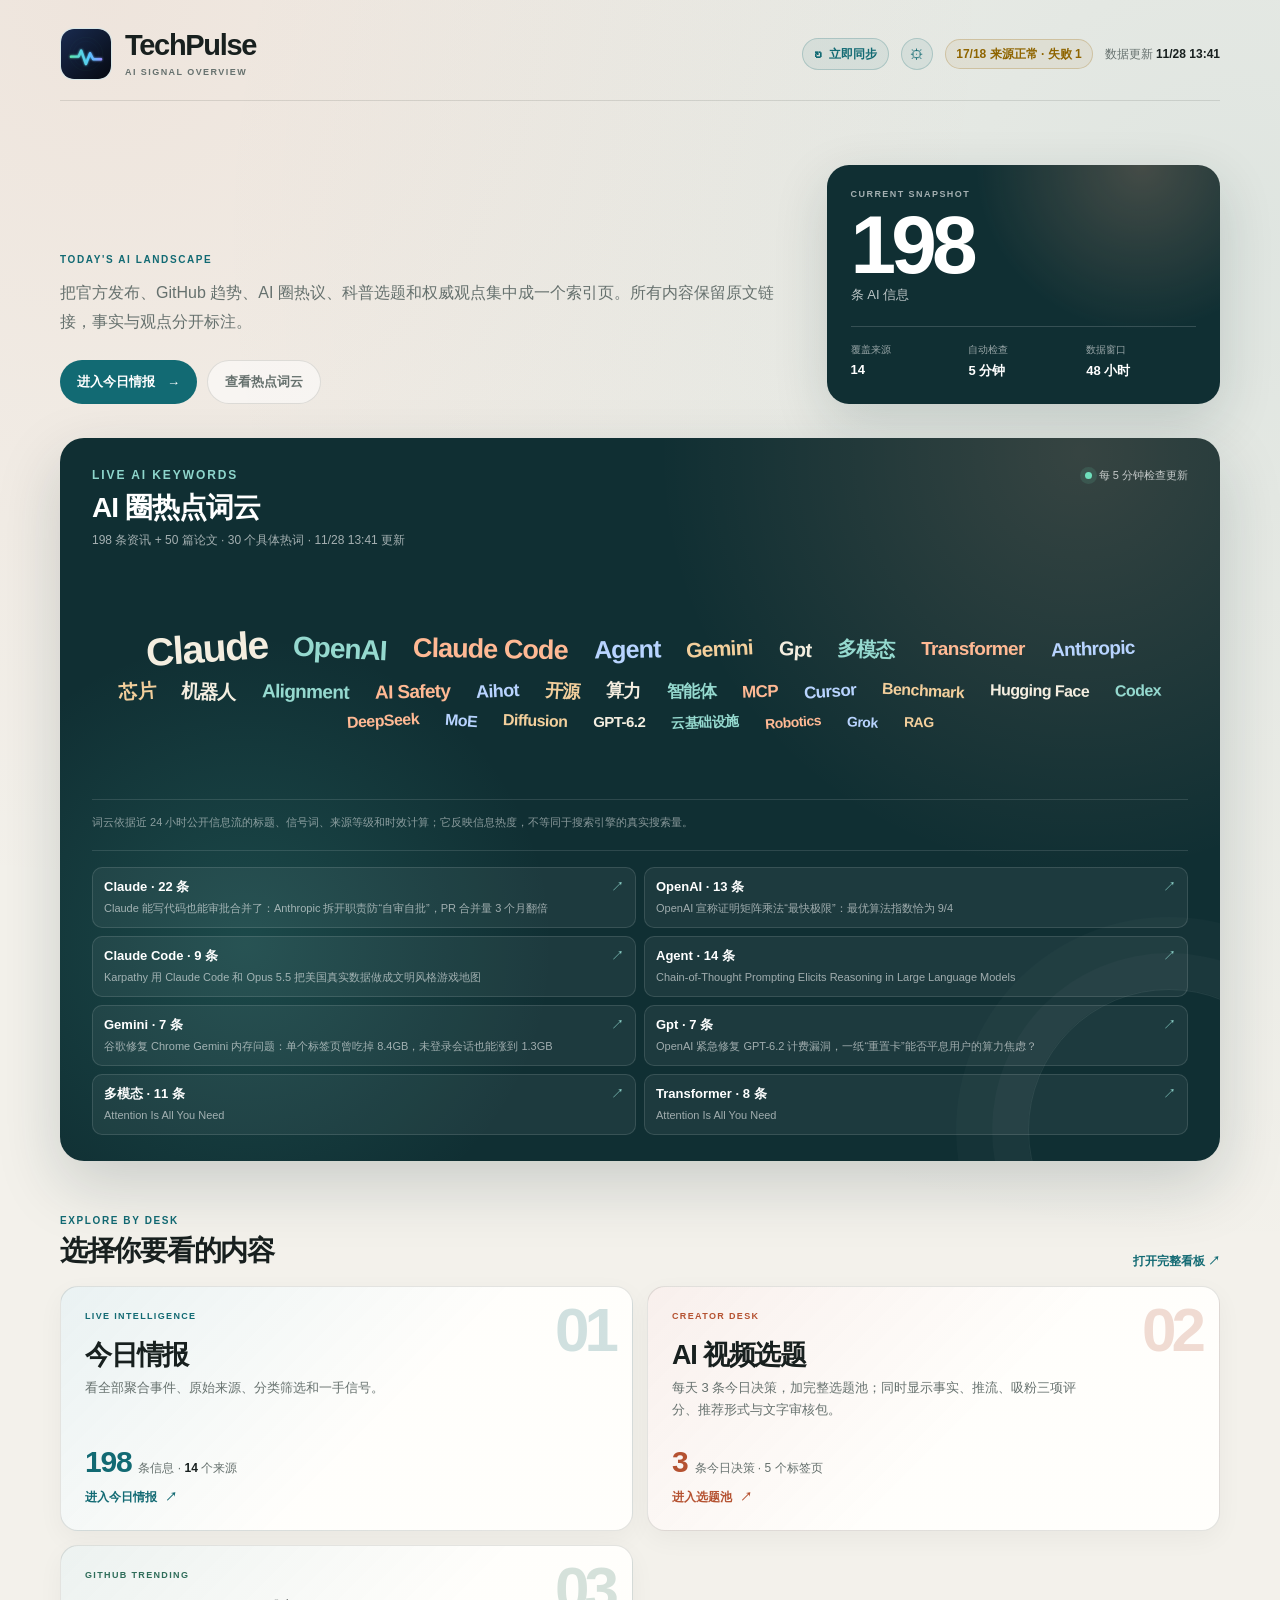
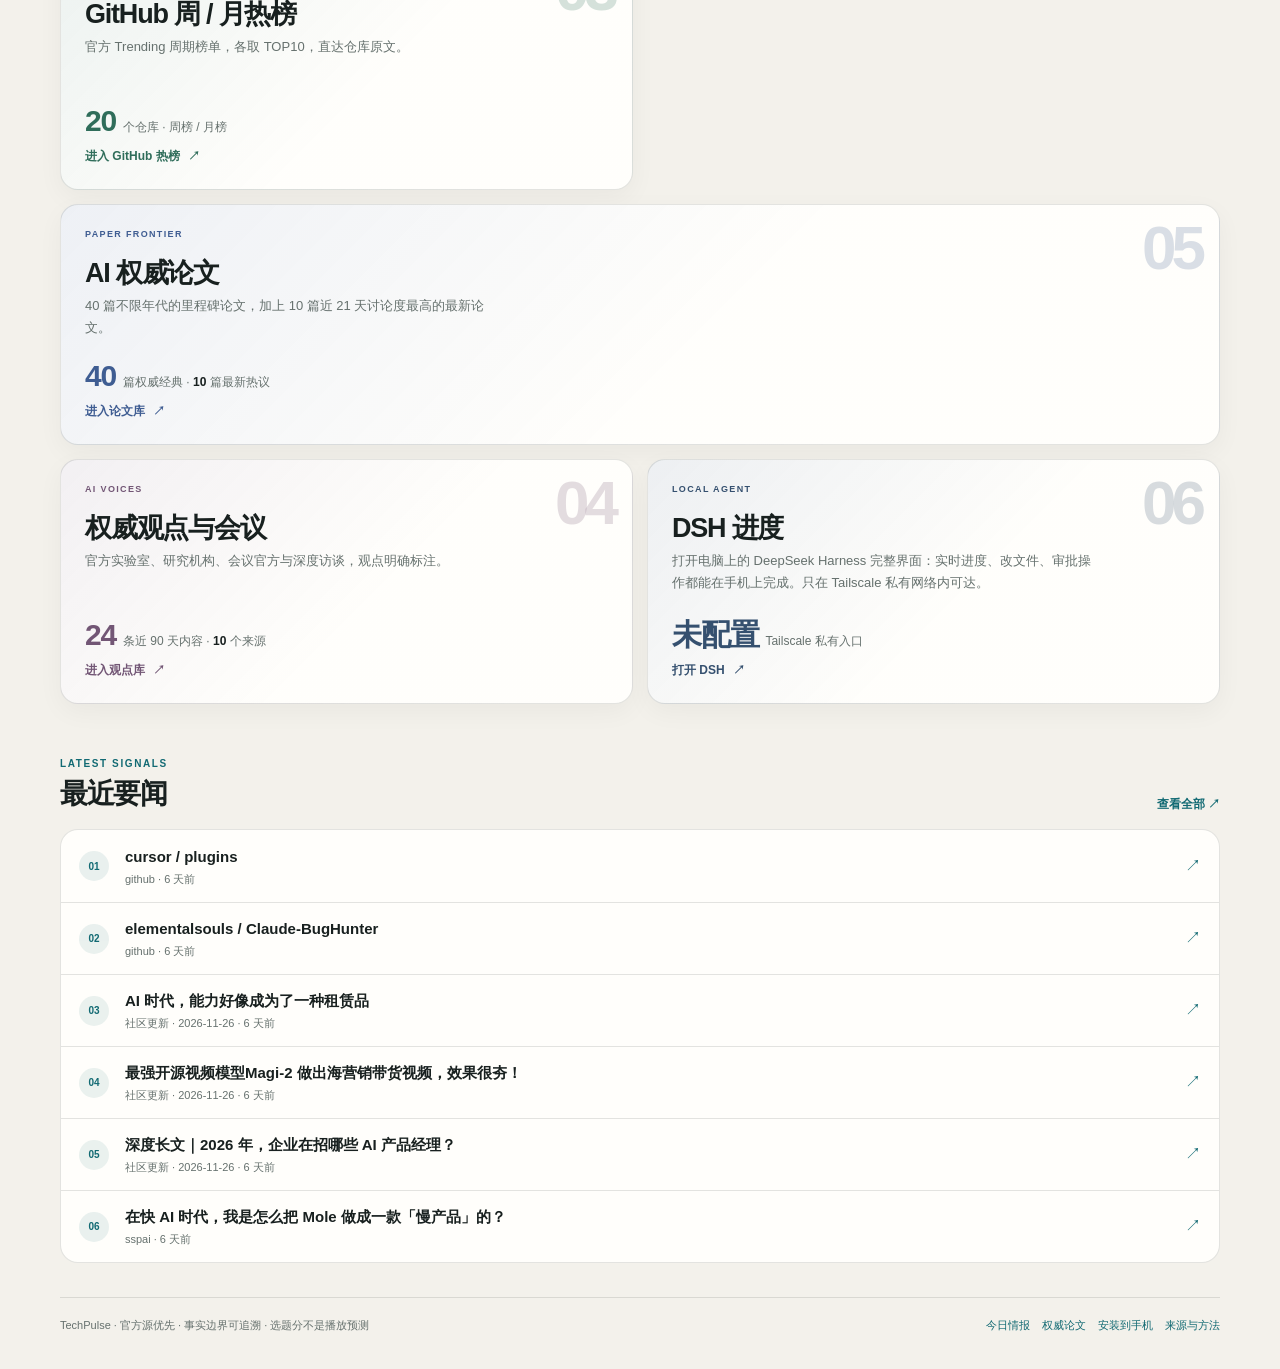
<file: index.html>
<!doctype html>
<html lang="zh-CN">
  <head>
    <meta charset="UTF-8" />
    <meta name="viewport" content="width=device-width, initial-scale=1.0" />
    <title>TechPulse｜AI 信息总览</title>
    <meta name="description" content="TechPulse AI 信息总览：实时热点词云、今日情报、AI 视频选题与抖音公开热榜、GitHub 周/月热榜及 AI 权威观点。" />
    <meta name="theme-color" content="#f4f2ec" />
    <meta name="mobile-web-app-capable" content="yes" />
    <meta name="apple-mobile-web-app-title" content="TechPulse" />
    <meta name="apple-mobile-web-app-capable" content="yes" />
    <meta name="apple-mobile-web-app-status-bar-style" content="default" />
    <link rel="icon" href="./assets/logo.svg" type="image/svg+xml" />
    <link rel="icon" href="./assets/icons/favicon-32.png" sizes="32x32" type="image/png" />
    <link rel="apple-touch-icon" href="./assets/icons/apple-touch-icon.png" sizes="180x180" />
    <link rel="manifest" href="./site.webmanifest" />
    <link rel="stylesheet" href="./assets/home.css?v=mobile-1024a" />
    <link rel="stylesheet" href="./assets/dsh.css?v=1" />
    <script src="./assets/home.js?v=sync-ai-20261115b" defer></script>
    <script src="./assets/dsh-config.js?v=1" defer></script>
    <script src="./assets/dsh.js?v=1" defer></script>
  </head>
  <body>
    <main class="overview-shell">
      <header class="overview-header">
        <a class="overview-brand" href="./" aria-label="TechPulse 首页">
          <img src="./assets/logo.svg" alt="" />
          <span>
            <strong>TechPulse</strong>
            <small>AI SIGNAL OVERVIEW</small>
          </span>
        </a>
        <div class="overview-header-meta">
          <button class="overview-sync-action" id="overviewSyncButton" type="button" title="同步官方情报与抖音 AI 热榜">
            <span class="overview-sync-icon" aria-hidden="true">↻</span>
            <span class="overview-sync-label-full" id="overviewSyncLabel">立即同步</span>
            <span class="overview-sync-label-short" aria-hidden="true">同步</span>
          </button>
          <button class="overview-sync-config" id="overviewSyncConfig" type="button" aria-label="同步设置" title="同步设置">⚙</button>
          <span class="overview-sync-status" id="overviewSyncStatus" role="status" aria-live="polite" hidden></span>
          <span class="overview-status" id="overviewSourceStatus">来源状态加载中</span>
          <span class="overview-updated"><span class="overview-updated-label">数据更新</span> <strong id="overviewUpdatedAt">--</strong></span>
        </div>
      </header>

      <section class="overview-hero" aria-label="TechPulse 总览">
        <div>
          <p class="overview-kicker">TODAY'S AI LANDSCAPE</p>
          <p class="overview-lead">把官方发布、GitHub 趋势、AI 圈热议、科普选题和权威观点集中成一个索引页。所有内容保留原文链接，事实与观点分开标注。</p>
          <div class="overview-actions">
            <a class="overview-primary-action" href="dashboard.html?view=news">进入今日情报 <span aria-hidden="true">→</span></a>
            <a class="overview-secondary-action" href="#wordCloudPanel">查看热点词云</a>
          </div>
        </div>
        <aside class="overview-snapshot" aria-label="当前数据快照">
          <span class="overview-snapshot-label">CURRENT SNAPSHOT</span>
          <strong id="overviewItemCount">--</strong>
          <span>条 AI 信息</span>
          <dl>
            <div><dt>覆盖来源</dt><dd id="overviewSiteCount">--</dd></div>
            <div><dt>自动检查</dt><dd>5 分钟</dd></div>
            <div><dt>数据窗口</dt><dd>48 小时</dd></div>
          </dl>
        </aside>
      </section>

      <section class="word-cloud-panel" id="wordCloudPanel" aria-labelledby="wordCloudTitle">
        <div class="word-cloud-header">
          <div>
            <p class="overview-kicker">LIVE AI KEYWORDS</p>
            <h2 id="wordCloudTitle">AI 圈热点词云</h2>
            <p id="wordCloudMeta">正在读取最新快照...</p>
          </div>
          <span class="word-cloud-live"><i aria-hidden="true"></i> 每 5 分钟检查更新</span>
        </div>
        <div class="word-cloud" id="wordCloud" aria-live="polite"></div>
        <p class="word-cloud-note">词云依据近 24 小时公开信息流的标题、信号词、来源等级和时效计算；它反映信息热度，不等同于搜索引擎的真实搜索量。</p>        <div class="word-cloud-details" id="wordCloudDetails" aria-label="热词相关线索"></div>
      </section>

      <section class="overview-index-section" aria-labelledby="indexTitle">
        <div class="overview-section-heading">
          <div>
            <p class="overview-kicker">EXPLORE BY DESK</p>
            <h2 id="indexTitle">选择你要看的内容</h2>
          </div>
          <a href="dashboard.html?view=news">打开完整看板 ↗</a>
        </div>
        <div class="overview-index-grid">
          <a class="overview-index-card card-news" href="dashboard.html?view=news">
            <span class="index-number">01</span>
            <span class="index-kicker">LIVE INTELLIGENCE</span>
            <h3>今日情报</h3>
            <p>看全部聚合事件、原始来源、分类筛选和一手信号。</p>
            <div class="index-card-meta"><strong id="overviewNewsCount">--</strong><span>条信息 · <b id="overviewNewsSources">--</b> 个来源</span></div>
            <span class="index-card-link">进入今日情报 <i aria-hidden="true">↗</i></span>
          </a>
          <a class="overview-index-card card-douyin" href="dashboard.html?view=douyin">
            <span class="index-number">02</span>
            <span class="index-kicker">CREATOR DESK</span>
            <h3>AI 视频选题</h3>
            <p>每天 3 条今日决策，加完整选题池；同时显示事实、推流、吸粉三项评分、推荐形式与文字审核包。</p>
            <div class="index-card-meta"><strong>3</strong><span>条今日决策 · 5 个标签页</span></div>
            <span class="index-card-link">进入选题池 <i aria-hidden="true">↗</i></span>
          </a>
          <a class="overview-index-card card-github" href="dashboard.html?view=github">
            <span class="index-number">03</span>
            <span class="index-kicker">GITHUB TRENDING</span>
            <h3>GitHub 周 / 月热榜</h3>
            <p>官方 Trending 周期榜单，各取 TOP10，直达仓库原文。</p>
            <div class="index-card-meta"><strong id="overviewGithubCount">--</strong><span>个仓库 · 周榜 / 月榜</span></div>
            <span class="index-card-link">进入 GitHub 热榜 <i aria-hidden="true">↗</i></span>
          </a>
          <a class="overview-index-card card-papers" href="dashboard.html?view=papers">
            <span class="index-number">05</span>
            <span class="index-kicker">PAPER FRONTIER</span>
            <h3>AI 权威论文</h3>
            <p>40 篇不限年代的里程碑论文，加上 10 篇近 21 天讨论度最高的最新论文。</p>
            <div class="index-card-meta"><strong id="overviewPaperCount">--</strong><span>篇权威经典 · <b id="overviewHotPaperCount">--</b> 篇最新热议</span></div>
            <span class="index-card-link">进入论文库 <i aria-hidden="true">↗</i></span>
          </a>

          <a class="overview-index-card card-voices" href="dashboard.html?view=voices">
            <span class="index-number">04</span>
            <span class="index-kicker">AI VOICES</span>
            <h3>权威观点与会议</h3>
            <p>官方实验室、研究机构、会议官方与深度访谈，观点明确标注。</p>
            <div class="index-card-meta"><strong id="overviewVoiceCount">--</strong><span>条近 90 天内容 · <b id="overviewVoiceSources">--</b> 个来源</span></div>
            <span class="index-card-link">进入观点库 <i aria-hidden="true">↗</i></span>
          </a>

          <a class="overview-index-card card-dsh" id="overviewDshCard" data-dsh href="#" rel="noopener">
            <span class="index-number">06</span>
            <span class="index-kicker">LOCAL AGENT</span>
            <h3>DSH 进度</h3>
            <p>打开电脑上的 DeepSeek Harness 完整界面：实时进度、改文件、审批操作都能在手机上完成。只在 Tailscale 私有网络内可达。</p>
            <div class="index-card-meta"><strong id="overviewDshState" data-tone="idle">未配置</strong><span>Tailscale 私有入口</span></div>
            <span class="index-card-link">打开 DSH <i aria-hidden="true">↗</i></span>
          </a>
        </div>
      </section>

      <section class="overview-latest" aria-labelledby="latestTitle">
        <div class="overview-section-heading">
          <div>
            <p class="overview-kicker">LATEST SIGNALS</p>
            <h2 id="latestTitle">最近要闻</h2>
          </div>
          <a href="dashboard.html?view=news">查看全部 ↗</a>
        </div>
        <div class="overview-latest-list" id="overviewLatestList" aria-live="polite">
          <p class="overview-loading">正在读取最新信息...</p>
        </div>
      </section>

      <footer class="overview-footer">
        <span>TechPulse · 官方源优先 · 事实边界可追溯 · 选题分不是播放预测</span>
        <div>
          <a href="dashboard.html?view=news">今日情报</a>
          <a href="dashboard.html?view=papers">权威论文</a>
          <a href="setup.html">安装到手机</a>
          <a href="dashboard.html?view=news#sourceHealth">来源与方法</a>
        </div>
      </footer>
    </main>

    <dialog class="overview-sync-dialog" id="overviewSyncDialog" aria-labelledby="overviewSyncDialogTitle">
      <form class="overview-sync-form" id="overviewSyncForm">
        <div class="overview-sync-dialog-head">
          <div>
            <p class="overview-kicker">GITHUB SYNC</p>
            <h2 id="overviewSyncDialogTitle">连接一键同步</h2>
          </div>
          <button class="overview-sync-dialog-close" id="overviewSyncClose" type="button" aria-label="关闭">×</button>
        </div>
        <p class="overview-sync-dialog-copy">首次使用需要填写一条 GitHub Fine-grained Token。它会保存在这台设备的浏览器中，仅用于触发 TechPulse 官方情报同步，不会写入公开代码。抖音 AI 热榜会同时调用电脑上的本机同步中心重新抓取。</p>
        <label class="overview-sync-field">
          <span>GitHub Fine-grained Token</span>
          <input id="overviewSyncTokenInput" type="password" autocomplete="new-password" autocapitalize="off" spellcheck="false" placeholder="github_pat_..." />
        </label>
        <p class="overview-sync-hint">仓库只选择 <strong>techpulse-dashboard</strong>，权限只勾选 <strong>Actions: Read and write</strong>。<a href="https://github.com/settings/personal-access-tokens/new" target="_blank" rel="noopener noreferrer">创建 Token ↗</a><br />抖音 AI 热榜要重新抓取时，请先双击 <strong>techpulse\sync_agent\start_sync_center.cmd</strong>，完成一次抖音验证码并保持专用 Chrome 打开。</p>
        <div class="overview-sync-dialog-actions">
          <button class="overview-sync-clear" id="overviewSyncClear" type="button">清除本机 Token</button>
          <button class="overview-sync-save" type="submit">保存并同步</button>
        </div>
      </form>
    </dialog>

    <dialog class="overview-sync-dialog" id="dshDialog" aria-labelledby="dshDialogTitle">
      <form class="overview-sync-form" id="dshForm">
        <div class="overview-sync-dialog-head">
          <div>
            <p class="overview-kicker">TAILSCALE ENTRY</p>
            <h2 id="dshDialogTitle">设置 DSH 入口</h2>
          </div>
          <button class="overview-sync-dialog-close" id="dshClose" type="button" aria-label="关闭">×</button>
        </div>
        <p class="overview-sync-dialog-copy">填入电脑在 Tailscale 里的私有地址，例如 <code>https://my-pc.tailabc123.ts.net/</code>。地址只保存在这台设备的浏览器，不会写进公开代码。</p>
        <label class="overview-sync-field">
          <span>Tailscale 入口地址</span>
          <input id="dshUrlInput" type="url" inputmode="url" autocomplete="off" autocapitalize="off" spellcheck="false" placeholder="https://my-pc.tailabc123.ts.net/" />
        </label>
        <p class="dsh-dialog-hint">手机要先加入同一个 tailnet（同一个 Tailscale 账号）。详细步骤见 <a href="setup.html#dsh">安装说明</a>。</p>
        <div class="overview-sync-dialog-actions">
          <button class="overview-sync-clear" id="dshClear" type="button">清除本机地址</button>
          <button class="overview-sync-save" type="submit">保存</button>
        </div>
      </form>
    </dialog>
  </body>
</html>
</file>
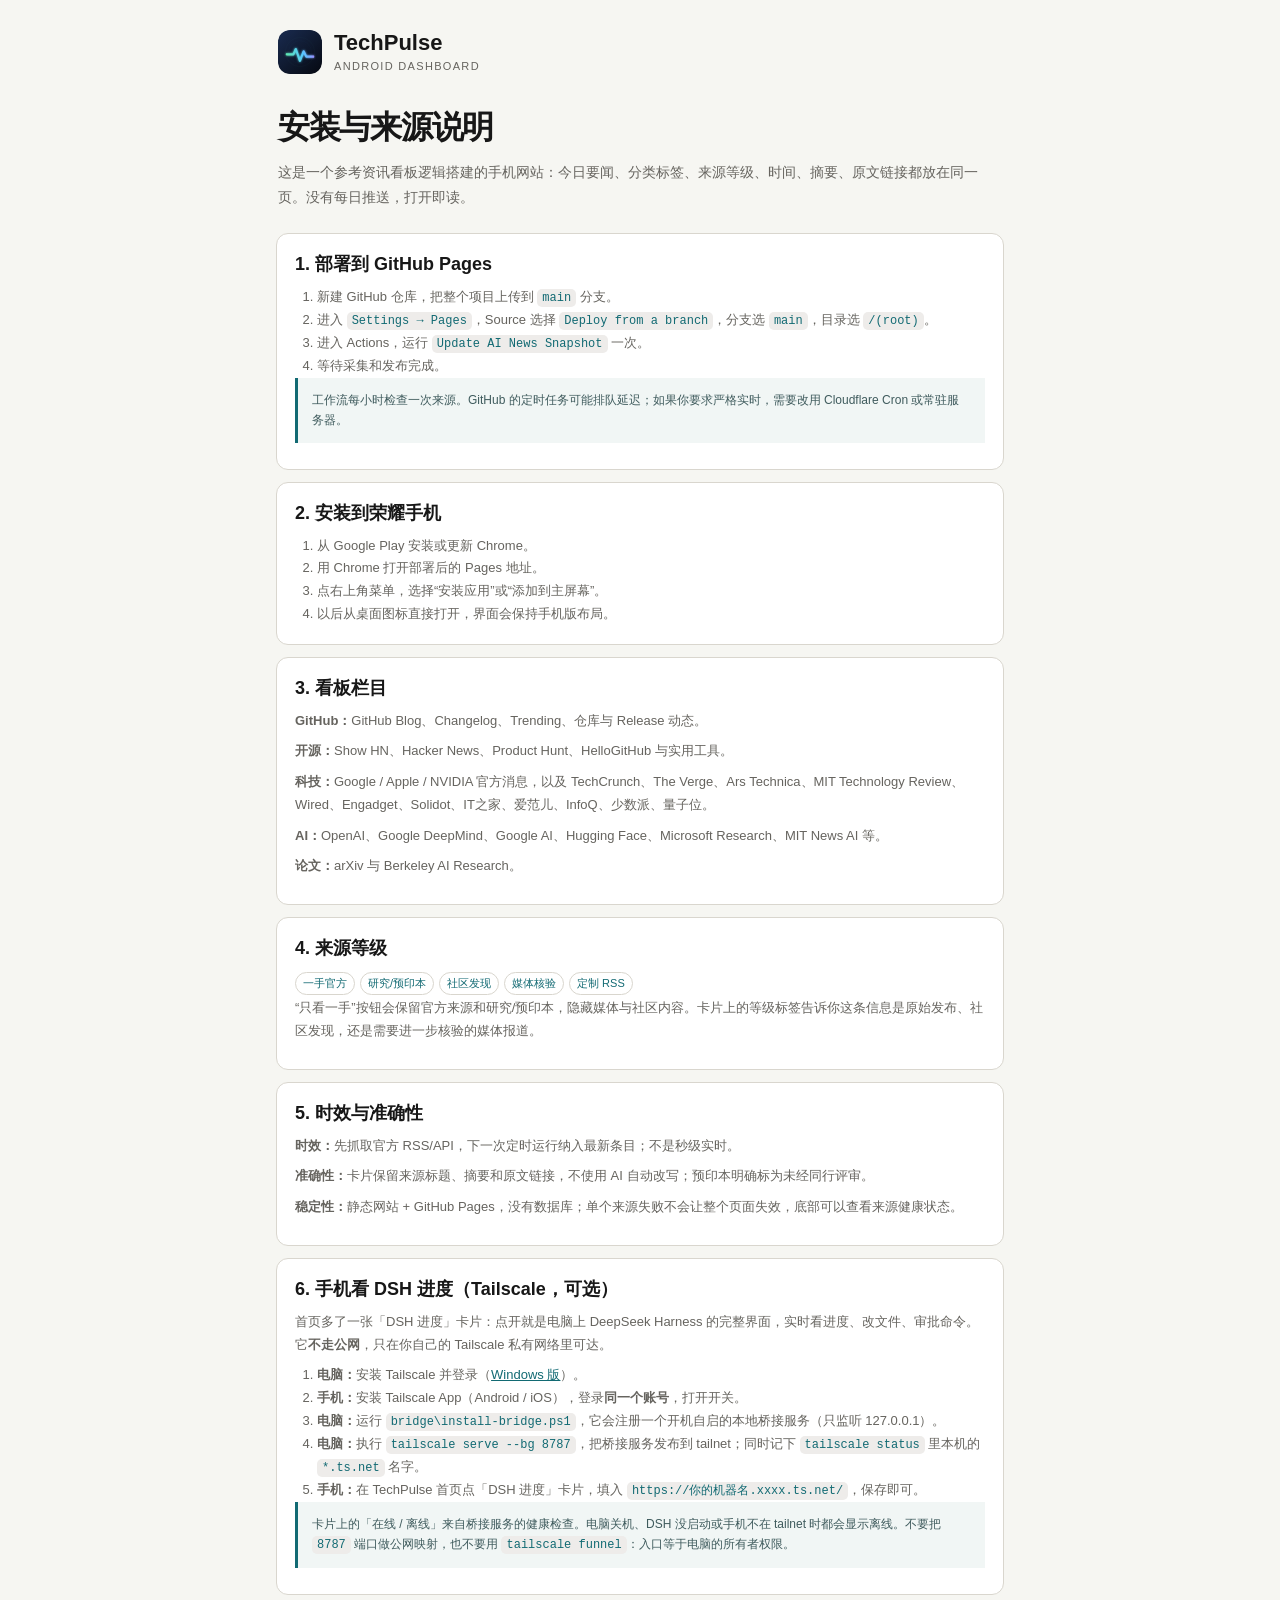
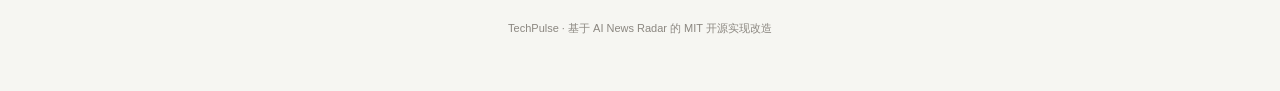
<file: setup.html>
<!doctype html>
<html lang="zh-CN">
<head>
  <meta charset="utf-8">
  <meta name="viewport" content="width=device-width, initial-scale=1">
  <meta name="theme-color" content="#f6f6f2">
  <title>安装与来源说明｜TechPulse</title>
  <style>
    :root { --bg:#f6f6f2; --surface:#fff; --ink:#171717; --muted:#66645f; --line:#d9d6ce; --accent:#126a73; --good:#1f7a4d; }
    * { box-sizing: border-box; }
    body { margin:0; background:var(--bg); color:var(--ink); font-family:-apple-system,BlinkMacSystemFont,"Segoe UI","Noto Sans SC","Microsoft YaHei",sans-serif; }
    main { width:min(760px,100%); margin:0 auto; padding:22px 16px 48px; }
    .brand { display:flex; align-items:center; gap:12px; padding:8px 2px 18px; }
    .brand img { width:44px; height:44px; border-radius:12px; }
    .brand strong { display:block; font-size:22px; }
    .brand small { color:var(--muted); font-size:11px; letter-spacing:.12em; }
    h1 { margin:14px 2px 10px; font-size:32px; letter-spacing:-.04em; }
    .lead { margin:0 2px 24px; color:var(--muted); font-size:14px; line-height:1.75; }
    section { margin-bottom:12px; padding:18px; border:1px solid var(--line); border-radius:12px; background:var(--surface); }
    h2 { margin:0 0 10px; font-size:18px; }
    p, li { color:var(--muted); font-size:13px; line-height:1.75; }
    p { margin:0 0 8px; }
    ol, ul { margin:6px 0 0; padding-left:22px; }
    code { padding:2px 5px; border-radius:5px; background:#eeecea; color:var(--accent); font-family:ui-monospace,Consolas,monospace; font-size:12px; }
    .tier { display:inline-block; margin:2px 5px 2px 0; padding:3px 7px; border:1px solid var(--line); border-radius:999px; font-size:11px; color:var(--accent); }
    .note { padding:12px 14px; border-left:3px solid var(--accent); background:#f1f6f5; color:#3f5b5d; font-size:12px; line-height:1.7; }
    a { color:var(--accent); }
    @media (max-width:540px) { h1 { font-size:28px; } section { padding:15px; } }
  </style>
</head>
<body>
  <main>
    <div class="brand">
      <img src="./assets/logo.svg" alt="TechPulse">
      <div><strong>TechPulse</strong><small>ANDROID DASHBOARD</small></div>
    </div>
    <h1>安装与来源说明</h1>
    <p class="lead">这是一个参考资讯看板逻辑搭建的手机网站：今日要闻、分类标签、来源等级、时间、摘要、原文链接都放在同一页。没有每日推送，打开即读。</p>

    <section>
      <h2>1. 部署到 GitHub Pages</h2>
      <ol>
        <li>新建 GitHub 仓库，把整个项目上传到 <code>main</code> 分支。</li>
        <li>进入 <code>Settings → Pages</code>，Source 选择 <code>Deploy from a branch</code>，分支选 <code>main</code>，目录选 <code>/(root)</code>。</li>
        <li>进入 Actions，运行 <code>Update AI News Snapshot</code> 一次。</li>
        <li>等待采集和发布完成。</li>
      </ol>
      <p class="note">工作流每小时检查一次来源。GitHub 的定时任务可能排队延迟；如果你要求严格实时，需要改用 Cloudflare Cron 或常驻服务器。</p>
    </section>

    <section>
      <h2>2. 安装到荣耀手机</h2>
      <ol>
        <li>从 Google Play 安装或更新 Chrome。</li>
        <li>用 Chrome 打开部署后的 Pages 地址。</li>
        <li>点右上角菜单，选择“安装应用”或“添加到主屏幕”。</li>
        <li>以后从桌面图标直接打开，界面会保持手机版布局。</li>
      </ol>
    </section>

    <section>
      <h2>3. 看板栏目</h2>
      <p><strong>GitHub：</strong>GitHub Blog、Changelog、Trending、仓库与 Release 动态。</p>
      <p><strong>开源：</strong>Show HN、Hacker News、Product Hunt、HelloGitHub 与实用工具。</p>
      <p><strong>科技：</strong>Google / Apple / NVIDIA 官方消息，以及 TechCrunch、The Verge、Ars Technica、MIT Technology Review、Wired、Engadget、Solidot、IT之家、爱范儿、InfoQ、少数派、量子位。</p>
      <p><strong>AI：</strong>OpenAI、Google DeepMind、Google AI、Hugging Face、Microsoft Research、MIT News AI 等。</p>
      <p><strong>论文：</strong>arXiv 与 Berkeley AI Research。</p>
    </section>

    <section>
      <h2>4. 来源等级</h2>
      <span class="tier">一手官方</span><span class="tier">研究/预印本</span><span class="tier">社区发现</span><span class="tier">媒体核验</span><span class="tier">定制 RSS</span>
      <p>“只看一手”按钮会保留官方来源和研究/预印本，隐藏媒体与社区内容。卡片上的等级标签告诉你这条信息是原始发布、社区发现，还是需要进一步核验的媒体报道。</p>
    </section>

    <section>
      <h2>5. 时效与准确性</h2>
      <p><strong>时效：</strong>先抓取官方 RSS/API，下一次定时运行纳入最新条目；不是秒级实时。</p>
      <p><strong>准确性：</strong>卡片保留来源标题、摘要和原文链接，不使用 AI 自动改写；预印本明确标为未经同行评审。</p>
      <p><strong>稳定性：</strong>静态网站 + GitHub Pages，没有数据库；单个来源失败不会让整个页面失效，底部可以查看来源健康状态。</p>
    </section>

    <section id="dsh">
      <h2>6. 手机看 DSH 进度（Tailscale，可选）</h2>
      <p>首页多了一张「DSH 进度」卡片：点开就是电脑上 DeepSeek Harness 的完整界面，实时看进度、改文件、审批命令。它<strong>不走公网</strong>，只在你自己的 Tailscale 私有网络里可达。</p>
      <ol>
        <li><strong>电脑：</strong>安装 Tailscale 并登录（<a href="https://tailscale.com/download/windows" target="_blank" rel="noopener noreferrer">Windows 版</a>）。</li>
        <li><strong>手机：</strong>安装 Tailscale App（Android / iOS），登录<strong>同一个账号</strong>，打开开关。</li>
        <li><strong>电脑：</strong>运行 <code>bridge\install-bridge.ps1</code>，它会注册一个开机自启的本地桥接服务（只监听 127.0.0.1）。</li>
        <li><strong>电脑：</strong>执行 <code>tailscale serve --bg 8787</code>，把桥接服务发布到 tailnet；同时记下 <code>tailscale status</code> 里本机的 <code>*.ts.net</code> 名字。</li>
        <li><strong>手机：</strong>在 TechPulse 首页点「DSH 进度」卡片，填入 <code>https://你的机器名.xxxx.ts.net/</code>，保存即可。</li>
      </ol>
      <p class="note">卡片上的「在线 / 离线」来自桥接服务的健康检查。电脑关机、DSH 没启动或手机不在 tailnet 时都会显示离线。不要把 <code>8787</code> 端口做公网映射，也不要用 <code>tailscale funnel</code>：入口等于电脑的所有者权限。</p>
    </section>

    <p style="text-align:center;color:#8b8780;font-size:11px;margin-top:24px;">TechPulse · 基于 AI News Radar 的 MIT 开源实现改造</p>
  </main>
</body>
</html>
</file>
<file: assets/home.css>
:root {
  --overview-bg: #f3f1eb;
  --overview-surface: #fffefb;
  --overview-ink: #18201f;
  --overview-muted: #66716e;
  --overview-line: rgba(24, 32, 31, 0.12);
  --overview-accent: #126a73;
  --overview-accent-soft: rgba(18, 106, 115, 0.09);
  --overview-warm: #b55231;
  --overview-good: #1f7a4d;
  --overview-dark: #102f33;
  --overview-radius: 18px;
}

* {
  box-sizing: border-box;
}

html {
  scroll-behavior: smooth;
}

body {
  margin: 0;
  min-height: 100%;
  color: var(--overview-ink);
  background:
    radial-gradient(circle at 8% 0%, rgba(181, 82, 49, 0.08), transparent 28%),
    radial-gradient(circle at 96% 8%, rgba(18, 106, 115, 0.09), transparent 34%),
    var(--overview-bg);
  font-family: -apple-system, BlinkMacSystemFont, "Segoe UI", "Noto Sans SC", "Microsoft YaHei", sans-serif;
}

a {
  color: inherit;
}

button {
  font: inherit;
}

.overview-shell {
  width: min(1160px, calc(100% - 36px));
  margin: 0 auto;
  padding: 28px 0 36px;
}

.overview-header {
  display: flex;
  justify-content: space-between;
  align-items: center;
  gap: 20px;
  padding-bottom: 20px;
  border-bottom: 1px solid var(--overview-line);
}

.overview-brand {
  display: inline-flex;
  align-items: center;
  gap: 13px;
  color: var(--overview-ink);
  text-decoration: none;
}

.overview-brand img {
  width: 52px;
  height: 52px;
  border: 1px solid rgba(18, 106, 115, 0.16);
  border-radius: 14px;
  background: #fff;
}

.overview-brand strong {
  display: block;
  font-size: 29px;
  line-height: 1;
  letter-spacing: -0.045em;
}

.overview-brand small {
  display: block;
  margin-top: 7px;
  color: var(--overview-muted);
  font-size: 9px;
  font-weight: 800;
  letter-spacing: 0.16em;
}

.overview-header-meta {
  display: flex;
  flex-wrap: wrap;
  justify-content: flex-end;
  align-items: center;
  gap: 8px 12px;
  color: var(--overview-muted);
  font-size: 12px;
}

.overview-status {
  display: inline-flex;
  align-items: center;
  min-height: 30px;
  border: 1px solid rgba(31, 122, 77, 0.24);
  border-radius: 999px;
  padding: 4px 10px;
  color: var(--overview-good);
  background: rgba(31, 122, 77, 0.07);
  font-weight: 720;
}

.overview-status.warn {
  color: #8f6500;
  border-color: rgba(154, 103, 0, 0.24);
  background: rgba(154, 103, 0, 0.07);
}

.overview-updated strong {
  color: var(--overview-ink);
}

.overview-hero {
  display: grid;
  grid-template-columns: minmax(0, 1.3fr) minmax(280px, 0.7fr);
  gap: 36px;
  align-items: end;
  padding: 64px 0 34px;
}

.overview-kicker {
  margin: 0;
  color: var(--overview-accent);
  font-size: 10px;
  font-weight: 850;
  letter-spacing: 0.16em;
}

.overview-hero h1 {
  max-width: 780px;
  margin: 12px 0 18px;
  font-size: clamp(44px, 6.6vw, 78px);
  line-height: 0.98;
  letter-spacing: -0.065em;
}

.overview-lead {
  max-width: 720px;
  margin: 0;
  color: var(--overview-muted);
  font-size: 16px;
  line-height: 1.8;
}

.overview-actions {
  display: flex;
  flex-wrap: wrap;
  align-items: center;
  gap: 10px;
  margin-top: 24px;
}

.overview-primary-action,
.overview-secondary-action {
  display: inline-flex;
  align-items: center;
  justify-content: center;
  min-height: 44px;
  border-radius: 999px;
  padding: 0 17px;
  font-size: 13px;
  font-weight: 780;
  text-decoration: none;
}

.overview-primary-action {
  gap: 12px;
  color: #fff;
  background: var(--overview-accent);
}

.overview-primary-action:hover {
  background: #0d565d;
}

.overview-secondary-action {
  border: 1px solid var(--overview-line);
  color: var(--overview-muted);
  background: rgba(255, 255, 255, 0.52);
}

.overview-snapshot {
  min-height: 220px;
  display: flex;
  flex-direction: column;
  justify-content: flex-end;
  border-radius: 22px;
  padding: 24px;
  color: #fff;
  background:
    radial-gradient(circle at 80% 0%, rgba(255, 179, 142, 0.22), transparent 42%),
    var(--overview-dark);
  box-shadow: 0 18px 54px rgba(16, 47, 51, 0.16);
}

.overview-snapshot-label {
  color: rgba(255, 255, 255, 0.62);
  font-size: 9px;
  font-weight: 800;
  letter-spacing: 0.16em;
}

.overview-snapshot > strong {
  margin-top: 8px;
  font-size: clamp(54px, 7vw, 82px);
  line-height: 0.92;
  letter-spacing: -0.06em;
}

.overview-snapshot > span:not(.overview-snapshot-label) {
  margin-top: 4px;
  color: rgba(255, 255, 255, 0.72);
  font-size: 13px;
}

.overview-snapshot dl {
  display: grid;
  grid-template-columns: repeat(3, minmax(0, 1fr));
  gap: 8px;
  margin: 22px 0 0;
  padding-top: 16px;
  border-top: 1px solid rgba(255, 255, 255, 0.16);
}

.overview-snapshot dl div {
  min-width: 0;
}

.overview-snapshot dt,
.overview-snapshot dd {
  margin: 0;
}

.overview-snapshot dt {
  color: rgba(255, 255, 255, 0.56);
  font-size: 10px;
}

.overview-snapshot dd {
  margin-top: 5px;
  font-size: 13px;
  font-weight: 720;
}

.word-cloud-panel {
  position: relative;
  overflow: hidden;
  border-radius: 24px;
  padding: 30px 32px 26px;
  color: #fff;
  background:
    radial-gradient(circle at 16% 70%, rgba(81, 191, 177, 0.18), transparent 28%),
    radial-gradient(circle at 88% 2%, rgba(255, 179, 142, 0.16), transparent 34%),
    var(--overview-dark);
  box-shadow: 0 24px 64px rgba(16, 47, 51, 0.18);
}

.word-cloud-panel::after {
  content: "";
  position: absolute;
  right: -90px;
  bottom: -110px;
  width: 280px;
  height: 280px;
  border: 1px solid rgba(255, 255, 255, 0.08);
  border-radius: 50%;
  box-shadow: 0 0 0 36px rgba(255, 255, 255, 0.025), 0 0 0 72px rgba(255, 255, 255, 0.02);
  pointer-events: none;
}

.word-cloud-header {
  position: relative;
  z-index: 1;
  display: flex;
  justify-content: space-between;
  align-items: flex-start;
  gap: 20px;
}

.word-cloud-header .overview-kicker {
  color: #8ed6cc;
}

.word-cloud-header h2 {
  margin: 7px 0 5px;
  font-size: 28px;
  letter-spacing: -0.035em;
}

.word-cloud-header p {
  margin: 0;
  color: rgba(255, 255, 255, 0.62);
  font-size: 12px;
}

.word-cloud-live {
  display: inline-flex;
  align-items: center;
  gap: 7px;
  color: rgba(255, 255, 255, 0.72);
  font-size: 11px;
  white-space: nowrap;
}

.word-cloud-live i {
  width: 7px;
  height: 7px;
  border-radius: 50%;
  background: #6fe0bc;
  box-shadow: 0 0 0 5px rgba(111, 224, 188, 0.12);
  animation: cloud-pulse 2.2s ease-in-out infinite;
}

@keyframes cloud-pulse {
  0%, 100% { opacity: 0.55; transform: scale(0.88); }
  50% { opacity: 1; transform: scale(1); }
}

.word-cloud {
  position: relative;
  z-index: 1;
  min-height: 250px;
  display: flex;
  flex-wrap: wrap;
  align-content: center;
  justify-content: center;
  align-items: center;
  gap: 8px 20px;
  padding: 30px 20px 20px;
}

.cloud-term {
  --cloud-size: 20px;
  --cloud-rotate: 0deg;
  border: 0;
  padding: 2px 3px;
  color: #f7f2e4;
  background: transparent;
  font-size: var(--cloud-size);
  font-weight: 760;
  line-height: 1.05;
  letter-spacing: -0.035em;
  cursor: pointer;
  transform: rotate(var(--cloud-rotate));
  transition: transform 160ms ease, color 160ms ease, opacity 160ms ease;
}

.cloud-term:hover {
  color: #fff;
  transform: rotate(0deg) scale(1.08);
}

.cloud-term:focus-visible {
  outline: 2px solid #8ed6cc;
  outline-offset: 4px;
  border-radius: 4px;
}

.cloud-tone-0 { color: #f4eee0; }
.cloud-tone-1 { color: #95d9cf; }
.cloud-tone-2 { color: #ffb994; }
.cloud-tone-3 { color: #b8d4ff; }
.cloud-tone-4 { color: #f3cf9c; }

.word-cloud-note {
  position: relative;
  z-index: 1;
  margin: 0;
  padding-top: 14px;
  border-top: 1px solid rgba(255, 255, 255, 0.12);
  color: rgba(255, 255, 255, 0.5);
  font-size: 11px;
  line-height: 1.6;
}

.overview-index-section,
.overview-latest {
  margin-top: 54px;
}

.overview-section-heading {
  display: flex;
  justify-content: space-between;
  align-items: flex-end;
  gap: 18px;
  margin-bottom: 16px;
}

.overview-section-heading h2 {
  margin: 6px 0 0;
  font-size: 28px;
  letter-spacing: -0.045em;
}

.overview-section-heading > a {
  color: var(--overview-accent);
  font-size: 12px;
  font-weight: 740;
  text-decoration: none;
  white-space: nowrap;
}

.overview-section-heading > a:hover {
  text-decoration: underline;
}

.overview-index-grid {
  display: grid;
  grid-template-columns: repeat(2, minmax(0, 1fr));
  gap: 14px;
}

.overview-index-card {
  --card-accent: var(--overview-accent);
  position: relative;
  min-height: 245px;
  display: flex;
  flex-direction: column;
  overflow: hidden;
  border: 1px solid var(--overview-line);
  border-radius: var(--overview-radius);
  padding: 24px;
  color: var(--overview-ink);
  background:
    linear-gradient(135deg, color-mix(in srgb, var(--card-accent) 9%, white), rgba(255, 254, 251, 0.92) 56%),
    var(--overview-surface);
  text-decoration: none;
  box-shadow: 0 8px 26px rgba(24, 32, 31, 0.045);
  transition: transform 180ms ease, box-shadow 180ms ease, border-color 180ms ease;
}

.overview-index-card:hover {
  transform: translateY(-3px);
  border-color: color-mix(in srgb, var(--card-accent) 38%, transparent);
  box-shadow: 0 16px 36px rgba(24, 32, 31, 0.09);
}

.card-douyin { --card-accent: #b55231; }
.card-github { --card-accent: #2f6d5a; }
.card-voices { --card-accent: #725675; }
.card-dsh { --card-accent: #35506f; }

.index-number {
  position: absolute;
  top: 12px;
  right: 18px;
  color: color-mix(in srgb, var(--card-accent) 20%, transparent);
  font-size: 62px;
  font-weight: 850;
  line-height: 1;
  letter-spacing: -0.08em;
}

.index-kicker {
  color: var(--card-accent);
  font-size: 9px;
  font-weight: 850;
  letter-spacing: 0.15em;
}

.overview-index-card h3 {
  margin: 20px 0 7px;
  font-size: 27px;
  line-height: 1.08;
  letter-spacing: -0.045em;
}

.overview-index-card p {
  max-width: 420px;
  margin: 0;
  color: var(--overview-muted);
  font-size: 13px;
  line-height: 1.7;
}

.index-card-meta {
  display: flex;
  flex-wrap: wrap;
  align-items: baseline;
  gap: 7px;
  margin-top: auto;
  padding-top: 22px;
  color: var(--overview-muted);
  font-size: 12px;
}

.index-card-meta strong {
  color: var(--card-accent);
  font-size: 30px;
  line-height: 1;
  letter-spacing: -0.04em;
}

.index-card-meta b {
  color: var(--overview-ink);
}

.index-card-link {
  display: inline-flex;
  align-items: center;
  gap: 8px;
  margin-top: 12px;
  color: var(--card-accent);
  font-size: 12px;
  font-weight: 800;
}

.index-card-link i {
  font-style: normal;
  transition: transform 160ms ease;
}

.overview-index-card:hover .index-card-link i {
  transform: translate(2px, -2px);
}

.overview-latest-list {
  overflow: hidden;
  border: 1px solid var(--overview-line);
  border-radius: var(--overview-radius);
  background: var(--overview-surface);
}

.overview-latest-item {
  display: grid;
  grid-template-columns: 34px minmax(0, 1fr) auto;
  gap: 12px;
  align-items: center;
  min-height: 72px;
  padding: 13px 18px;
  border-top: 1px solid var(--overview-line);
  text-decoration: none;
}

.overview-latest-item:first-child {
  border-top: 0;
}

.overview-latest-item:hover {
  background: rgba(18, 106, 115, 0.035);
}

.overview-latest-rank {
  display: grid;
  place-items: center;
  width: 30px;
  height: 30px;
  border-radius: 50%;
  color: var(--overview-accent);
  background: var(--overview-accent-soft);
  font-size: 10px;
  font-weight: 800;
}

.overview-latest-body {
  min-width: 0;
}

.overview-latest-body h3 {
  margin: 0;
  color: var(--overview-ink);
  font-size: 15px;
  font-weight: 730;
  line-height: 1.45;
  overflow-wrap: anywhere;
}

.overview-latest-item:hover h3 {
  color: var(--overview-accent);
}

.overview-latest-body p {
  margin: 4px 0 0;
  color: var(--overview-muted);
  font-size: 11px;
}

.overview-latest-arrow {
  color: var(--overview-accent);
  font-size: 16px;
}

.overview-loading {
  margin: 0;
  padding: 24px 18px;
  color: var(--overview-muted);
  font-size: 13px;
}

.overview-footer {
  display: flex;
  justify-content: space-between;
  gap: 16px;
  margin-top: 34px;
  padding-top: 20px;
  border-top: 1px solid var(--overview-line);
  color: var(--overview-muted);
  font-size: 11px;
}

.overview-footer div {
  display: flex;
  flex-wrap: wrap;
  gap: 12px;
}

.overview-footer a {
  color: var(--overview-accent);
  text-decoration: none;
}

.overview-footer a:hover {
  text-decoration: underline;
}

@media (max-width: 820px) {
  .overview-shell {
    width: min(100% - 24px, 680px);
    padding-top: 18px;
  }

  .overview-header {
    align-items: flex-start;
    flex-direction: column;
    gap: 12px;
    padding-bottom: 16px;
  }

  .overview-header-meta {
    justify-content: flex-start;
  }

  .overview-hero {
    grid-template-columns: minmax(0, 1fr);
    gap: 24px;
    padding: 44px 0 24px;
  }

  .overview-hero h1 {
    font-size: clamp(42px, 12vw, 62px);
  }

  .overview-lead {
    font-size: 14px;
  }

  .overview-snapshot {
    min-height: 190px;
  }

  .word-cloud-panel {
    border-radius: 20px;
    padding: 22px 17px 20px;
  }

  .word-cloud-header {
    flex-direction: column;
    gap: 10px;
  }

  .word-cloud-header h2 {
    font-size: 24px;
  }

  .word-cloud {
    min-height: 250px;
    gap: 5px 12px;
    padding: 28px 2px 18px;
  }

  .cloud-term {
    font-size: min(var(--cloud-size), 32px);
  }

  .overview-index-section,
  .overview-latest {
    margin-top: 38px;
  }

  .overview-section-heading {
    align-items: flex-start;
    flex-direction: column;
    gap: 8px;
  }

  .overview-section-heading h2 {
    font-size: 24px;
  }

  .overview-index-grid {
    grid-template-columns: minmax(0, 1fr);
  }

  .overview-index-card {
    min-height: 220px;
    padding: 21px;
  }

  .overview-index-card h3 {
    font-size: 25px;
  }

  .overview-latest-item {
    grid-template-columns: 30px minmax(0, 1fr) auto;
    gap: 9px;
    padding: 12px 13px;
  }

  .overview-latest-body h3 {
    font-size: 14px;
  }

  .overview-footer {
    align-items: flex-start;
    flex-direction: column;
  }
}

@media (prefers-reduced-motion: reduce) {
  html { scroll-behavior: auto; }
  *, *::before, *::after { animation-duration: 0.01ms !important; transition-duration: 0.01ms !important; }
}
.card-papers {
  --card-accent: #3f5d92;
  grid-column: 1 / -1;
  min-height: 210px;
}

.word-cloud-details {
  position: relative;
  z-index: 1;
  display: grid;
  grid-template-columns: repeat(2, minmax(0, 1fr));
  gap: 8px;
  margin-top: 18px;
  padding-top: 16px;
  border-top: 1px solid rgba(255, 255, 255, 0.12);
}

.cloud-detail-item {
  min-width: 0;
  display: grid;
  grid-template-columns: minmax(0, 1fr) auto;
  gap: 5px 12px;
  align-items: start;
  border: 1px solid rgba(255, 255, 255, 0.12);
  border-radius: 10px;
  padding: 10px 11px;
  color: #fff;
  background: rgba(255, 255, 255, 0.055);
  text-decoration: none;
}

.cloud-detail-item:hover {
  border-color: rgba(142, 214, 204, 0.5);
  background: rgba(255, 255, 255, 0.085);
}

.cloud-detail-term {
  font-size: 13px;
  font-weight: 800;
}

.cloud-detail-arrow {
  color: #8ed6cc;
  font-size: 13px;
}

.cloud-detail-sample {
  grid-column: 1 / -1;
  display: -webkit-box;
  overflow: hidden;
  color: rgba(255, 255, 255, 0.58);
  font-size: 11px;
  line-height: 1.45;
  overflow-wrap: anywhere;
  -webkit-box-orient: vertical;
  -webkit-line-clamp: 2;
}

@media (max-width: 820px) {
  .card-papers {
    grid-column: auto;
  }

  .word-cloud-details {
    grid-template-columns: minmax(0, 1fr);
  }
}

/* Mobile GitHub sync */
.overview-sync-action,
.overview-sync-config {
  appearance: none;
  border: 1px solid rgba(18, 106, 115, 0.22);
  color: var(--overview-accent);
  background: rgba(18, 106, 115, 0.075);
  cursor: pointer;
}

.overview-sync-action {
  display: inline-flex;
  align-items: center;
  gap: 7px;
  min-height: 32px;
  border-radius: 999px;
  padding: 4px 11px;
  font-size: 12px;
  font-weight: 800;
  transition: background 160ms ease, border-color 160ms ease, transform 160ms ease;
}

.overview-sync-action:hover {
  border-color: rgba(18, 106, 115, 0.45);
  background: rgba(18, 106, 115, 0.13);
}

.overview-sync-action:active {
  transform: scale(0.97);
}

.overview-sync-action:disabled {
  cursor: wait;
  opacity: 0.72;
}

.overview-sync-icon {
  display: inline-block;
  font-size: 16px;
  line-height: 1;
}

.overview-sync-action.is-busy .overview-sync-icon {
  animation: techpulse-sync-spin 1s linear infinite;
}

.overview-sync-config {
  display: inline-grid;
  width: 32px;
  height: 32px;
  place-items: center;
  border-radius: 50%;
  padding: 0;
  font-size: 14px;
}

.overview-sync-status {
  color: var(--overview-muted);
  font-size: 11px;
  font-weight: 700;
}

.overview-sync-status.is-success { color: var(--overview-good); }
.overview-sync-status.is-error { color: #a13e2d; }
.overview-sync-status.is-warn { color: #8f6500; }
.overview-sync-status.is-pending { color: var(--overview-accent); }

.overview-sync-dialog {
  width: min(540px, calc(100vw - 24px));
  max-height: calc(100dvh - 24px);
  overflow: auto;
  border: 1px solid rgba(18, 106, 115, 0.18);
  border-radius: 24px;
  padding: 0;
  color: var(--overview-ink);
  background: var(--overview-surface);
  box-shadow: 0 28px 90px rgba(16, 47, 51, 0.24);
}

.overview-sync-dialog::backdrop {
  background: rgba(10, 25, 27, 0.54);
  backdrop-filter: blur(4px);
}

.overview-sync-form {
  padding: 25px;
}

.overview-sync-dialog-head {
  display: flex;
  align-items: flex-start;
  justify-content: space-between;
  gap: 18px;
}

.overview-sync-dialog-head h2 {
  margin: 8px 0 0;
  font-size: 26px;
  letter-spacing: -0.04em;
}

.overview-sync-dialog-close {
  width: 34px;
  height: 34px;
  border: 1px solid var(--overview-line);
  border-radius: 50%;
  color: var(--overview-muted);
  background: transparent;
  cursor: pointer;
  font-size: 22px;
  line-height: 1;
}

.overview-sync-dialog-copy {
  margin: 18px 0;
  color: var(--overview-muted);
  font-size: 13px;
  line-height: 1.75;
}

.overview-sync-field {
  display: grid;
  gap: 8px;
  color: var(--overview-ink);
  font-size: 12px;
  font-weight: 800;
}

.overview-sync-field input {
  width: 100%;
  min-height: 46px;
  border: 1px solid rgba(18, 106, 115, 0.25);
  border-radius: 12px;
  padding: 0 13px;
  color: var(--overview-ink);
  background: #fff;
  font: 13px/1.4 ui-monospace, SFMono-Regular, Consolas, monospace;
  outline: none;
}

.overview-sync-field input:focus {
  border-color: var(--overview-accent);
  box-shadow: 0 0 0 3px rgba(18, 106, 115, 0.1);
}

.overview-sync-hint {
  margin: 11px 0 20px;
  color: var(--overview-muted);
  font-size: 11px;
  line-height: 1.65;
}

.overview-sync-hint a {
  color: var(--overview-accent);
  font-weight: 800;
  text-decoration: none;
}

.overview-sync-dialog-actions {
  display: flex;
  justify-content: space-between;
  gap: 10px;
}

.overview-sync-clear,
.overview-sync-save {
  min-height: 42px;
  border-radius: 999px;
  padding: 0 16px;
  cursor: pointer;
  font-size: 12px;
  font-weight: 800;
}

.overview-sync-clear {
  border: 1px solid var(--overview-line);
  color: var(--overview-muted);
  background: transparent;
}

.overview-sync-save {
  border: 1px solid var(--overview-accent);
  color: #fff;
  background: var(--overview-accent);
}

@keyframes techpulse-sync-spin {
  to { transform: rotate(360deg); }
}

@media (max-width: 820px) {
  .overview-sync-status {
    width: 100%;
  }

  .overview-sync-form {
    padding: 21px 18px;
  }

  .overview-sync-dialog-actions {
    flex-direction: column-reverse;
  }

  .overview-sync-dialog-actions button {
    width: 100%;
  }
}

/* ---- 2026-11-13 mobile reading scale and compact status row ---- */
.overview-sync-label-short {
  display: none;
}

@media (max-width: 760px) {
  html {
    -webkit-text-size-adjust: 100%;
  }

  body {
    background:
      radial-gradient(circle at 8% 0%, rgba(181, 82, 49, 0.06), transparent 25%),
      radial-gradient(circle at 96% 8%, rgba(18, 106, 115, 0.07), transparent 30%),
      var(--overview-bg);
  }

  .overview-shell {
    width: calc(100% - 20px);
    padding: calc(12px + env(safe-area-inset-top, 0px)) 0 28px;
  }

  .overview-header {
    gap: 9px;
    padding-bottom: 10px;
  }

  .overview-brand {
    gap: 9px;
  }

  .overview-brand img {
    width: 40px;
    height: 40px;
    border-radius: 11px;
  }

  .overview-brand strong {
    font-size: 23px;
    letter-spacing: -0.04em;
  }

  .overview-brand small {
    margin-top: 5px;
    font-size: 8px;
    letter-spacing: 0.13em;
  }

  .overview-header-meta {
    width: 100%;
    flex-wrap: nowrap;
    justify-content: flex-start;
    gap: 5px;
    overflow: hidden;
    font-size: 10px;
  }

  .overview-sync-action {
    flex: 0 0 auto;
    min-height: 28px;
    gap: 5px;
    padding: 3px 8px;
    font-size: 10px;
  }

  .overview-sync-icon {
    font-size: 14px;
  }

  .overview-sync-label-full {
    display: none;
  }

  .overview-sync-label-short {
    display: inline;
  }

  .overview-sync-config {
    flex: 0 0 auto;
    width: 28px;
    height: 28px;
    font-size: 12px;
  }

  .overview-status {
    flex: 0 0 auto;
    min-height: 28px;
    padding: 3px 7px;
    font-size: 10px;
    white-space: nowrap;
  }

  .overview-updated {
    flex: 0 0 auto;
    font-size: 10px;
    white-space: nowrap;
  }

  .overview-updated-label {
    display: none;
  }

  .overview-updated strong {
    font-size: 10px;
  }

  .overview-sync-status {
    min-width: 0;
    overflow: hidden;
    font-size: 10px;
    text-overflow: ellipsis;
    white-space: nowrap;
  }

  .overview-header-meta:has(.overview-sync-status:not([hidden])) .overview-status,
  .overview-header-meta:has(.overview-sync-status:not([hidden])) .overview-updated {
    display: none;
  }

  .overview-hero {
    gap: 18px;
    padding: 28px 0 18px;
  }

  .overview-kicker {
    font-size: 9px;
    letter-spacing: 0.14em;
  }

  .overview-hero h1 {
    margin: 9px 0 12px;
    font-size: clamp(30px, 8.7vw, 36px);
    line-height: 1.08;
    letter-spacing: -0.045em;
  }

  .overview-lead {
    font-size: 13px;
    line-height: 1.68;
  }

  .overview-actions {
    gap: 8px;
    margin-top: 16px;
  }

  .overview-primary-action,
  .overview-secondary-action {
    min-height: 38px;
    padding: 0 13px;
    font-size: 12px;
  }

  .overview-snapshot {
    min-height: 158px;
    gap: 4px;
    border-radius: 16px;
    padding: 17px 18px;
  }

  .overview-snapshot-label {
    font-size: 8px;
  }

  .overview-snapshot > strong {
    font-size: 56px;
    line-height: 1;
  }

  .overview-snapshot > span:not(.overview-snapshot-label) {
    font-size: 12px;
  }

  .overview-snapshot dl {
    gap: 7px;
    margin-top: 12px;
    padding-top: 10px;
  }

  .overview-snapshot dt,
  .overview-snapshot dd {
    font-size: 10px;
  }

  .overview-snapshot dd {
    margin-top: 4px;
    font-size: 12px;
  }

  .word-cloud-panel {
    border-radius: 16px;
    padding: 18px 14px 16px;
  }

  .word-cloud-header {
    gap: 7px;
  }

  .word-cloud-header h2 {
    margin-top: 5px;
    font-size: 21px;
  }

  .word-cloud-header p,
  .word-cloud-note {
    font-size: 11px;
    line-height: 1.55;
  }

  .word-cloud-live {
    min-height: 25px;
    padding: 4px 8px;
    font-size: 9px;
  }

  .word-cloud {
    min-height: 215px;
    gap: 4px 10px;
    padding: 22px 0 14px;
  }

  .cloud-term {
    font-size: min(var(--cloud-size), 27px);
  }

  .word-cloud-details {
    gap: 7px;
    margin-top: 13px;
    padding-top: 13px;
  }

  .cloud-detail-item {
    gap: 4px 9px;
    padding: 8px 9px;
  }

  .cloud-detail-term {
    font-size: 11px;
  }

  .cloud-detail-sample {
    font-size: 10px;
  }

  .overview-index-section,
  .overview-latest {
    margin-top: 28px;
  }

  .overview-section-heading {
    gap: 6px;
  }

  .overview-section-heading h2 {
    margin-top: 5px;
    font-size: 21px;
  }

  .overview-section-heading > a {
    font-size: 11px;
  }

  .overview-index-card {
    min-height: 190px;
    border-radius: 14px;
    padding: 17px;
  }

  .overview-index-card h3 {
    margin-top: 9px;
    font-size: 21px;
  }

  .overview-index-card p {
    font-size: 12px;
    line-height: 1.65;
  }

  .index-card-meta strong {
    font-size: 22px;
  }

  .index-card-meta span,
  .index-card-link {
    font-size: 11px;
  }

  .overview-latest-item {
    padding: 11px;
  }

  .overview-latest-body h3 {
    font-size: 13px;
    line-height: 1.5;
  }

  .overview-latest-body p {
    font-size: 10px;
  }

  .overview-footer {
    gap: 10px;
    margin-top: 24px;
    padding-top: 15px;
    font-size: 10px;
  }
}

/* 2026-11-13: headline removed; restore a clean rhythm between kicker and lead. */
.overview-hero .overview-kicker + .overview-lead {
  margin-top: 14px;
}

@media (max-width: 760px) {
  .overview-hero .overview-kicker + .overview-lead {
    margin-top: 10px;
  }
}
</file>
<file: assets/dsh.css>
/* DSH 手机入口卡片的补充样式，与 assets/home.css 的卡片体系保持一致。 */
.card-dsh {
  --card-accent: #35506f;
}

.overview-index-card[data-dsh] .index-card-meta strong[data-tone="online"] {
  color: var(--good, #1f7a4d);
}

.overview-index-card[data-dsh] .index-card-meta strong[data-tone="offline"] {
  color: #a4402e;
}

.dsh-dialog-hint {
  margin: 0;
  color: var(--muted, #6b6b6b);
  font-size: 12px;
  line-height: 1.7;
}

.dsh-dialog-hint code {
  padding: 1px 5px;
  border-radius: 4px;
  background: rgba(0, 0, 0, 0.06);
  font-family: ui-monospace, Consolas, monospace;
  font-size: 11px;
}
</file>
